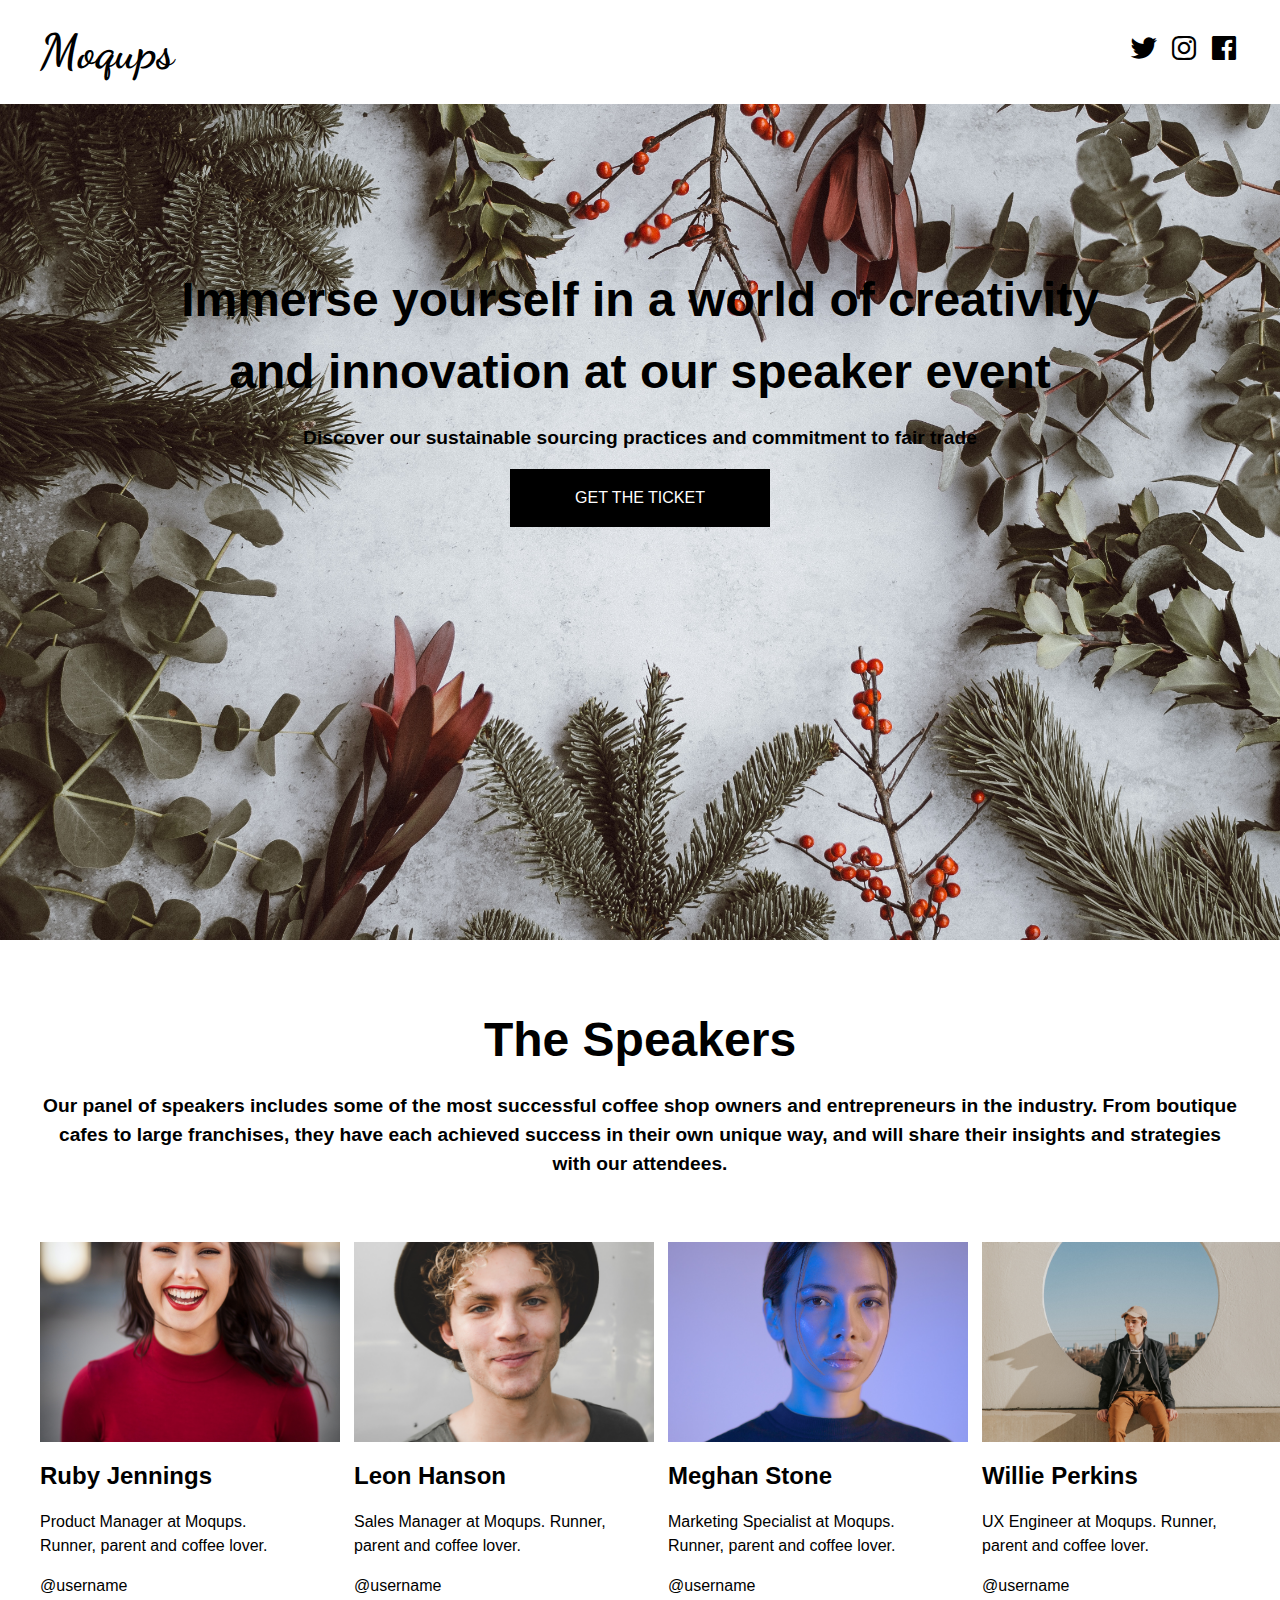
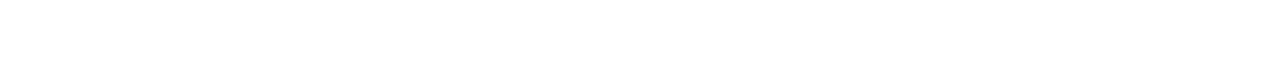
<file: moqups.html>
<!DOCTYPE html>
<html lang="en">
<head>
    <meta charset="UTF-8">
    <meta http-equiv="X-UA-Compatible" content="IE=edge">
    <meta name="viewport" content="width=device-width, initial-scale=1.0">
    <title>CSC 424 - Moqups</title>
    <link rel="stylesheet" href="main.css">
    <link href='https://unpkg.com/boxicons@2.1.4/css/boxicons.min.css' rel='stylesheet'>
    <link rel="shortcut icon" href="./assets/Coffee-logo-design-on-transparent-background-PNG.png" type="image/x-icon">
</head>
<body>
    <header>
        <nav class="navigation-bar">
            <h1>Moqups</h1>
            <div class="nav_socials">
                <i class='bx bxl-twitter'></i>
                <i class='bx bxl-instagram'></i>
                <i class='bx bxl-facebook-square' ></i>
            </div>
        </nav>
    </header>
    <main>
        <section class="hero-section">
            <div class="flow hero" style="--margin-val: 0">
                <h1>Immerse yourself in a world of creativity <br> and innovation at our speaker event</h1>
                <h2>Discover our sustainable sourcing practices and commitment to fair trade</h2>
                <button>GET THE TICKET</button>
            </div>
        </section>
        <section class="speakers-section">
            <div class="container flow speakers">
                <h1>The Speakers</h1>
                <h2>Our panel of speakers includes some of the most successful coffee shop owners and entrepreneurs in the industry. From boutique cafes to large franchises, they have each achieved success in their own unique way, and will share their insights and strategies with our attendees.</h2>
                <div class="speaker_cards auto-grid">
                    <div class="speaker flow">
                        <div class="speaker_img">
                            <img src="./assets/michael-dam-mEZ3PoFGs_k-unsplash.jpg" alt="">
                        </div>
                        <h1>Ruby Jennings</h1>
                        <p>Product Manager at Moqups. Runner, parent and coffee lover.</p>
                        <p>@username</p>
                    </div>
                    <div class="speaker flow">
                        <div class="speaker_img">
                            <img src="./assets/ian-dooley-d1UPkiFd04A-unsplash.jpg" alt="">
                        </div>
                        <h1>Leon Hanson</h1>
                        <p>Sales Manager at Moqups. Runner, parent and coffee lover.</p>
                        <p>@username</p>
                    </div>
                    <div class="speaker flow">
                        <div class="speaker_img">
                            <img src="./assets/aiony-haust-3TLl_97HNJo-unsplash.jpg" alt="">
                        </div>
                        <h1>Meghan Stone</h1>
                        <p>Marketing Specialist at Moqups. Runner, parent and coffee lover.</p>
                        <p>@username</p>
                    </div>
                    <div class="speaker flow">
                        <div class="speaker_img">
                            <img src="./assets/rayul-_M6gy9oHgII-unsplash.jpg" alt="">
                        </div>
                        <h1>Willie Perkins</h1>
                        <p>UX Engineer at Moqups. Runner, parent and coffee lover.</p>
                        <p>@username</p>
                    </div>
                </div>
            </div>
        </section>
    </main>
</body>
</html>
</file>
<file: main.css>
@import url('https://fonts.googleapis.com/css2?family=Dancing+Script&display=swap');

/* Box sizing rules */
*,
*::before,
*::after {
    box-sizing: border-box;
    --max-width: 75rem;
    /* outline: 1px solid yellow; */
}

/* Remove default margin */
body,
h1,
h2,
h3,
h4,
p,
figure,
blockquote,
dl,
dd {
    margin: 0;
}

/* Remove list styles on ul, ol elements with a list role, which suggests default styling will be removed */
ul,
li,
ol {
    list-style: none;
}

/* Set core root defaults */
html:focus-within {
    scroll-behavior: smooth;
}

/* Set core body defaults */
body {
    min-height: 100vh;
    text-rendering: optimizeSpeed;
    line-height: 1.5;
    font-family: 'Poppins', sans-serif;
}

/* A elements that don't have a class get default styles */
a {
    text-decoration: none;
}

/* Make images easier to work with */
img,
picture {
    max-width: 100%;
    display: block;
}

/* Inherit fonts for inputs and buttons */
input,
button,
textarea,
select {
    font: inherit;
}

/* Remove all animations, transitions and smooth scroll for people that prefer not to see them */
@media (prefers-reduced-motion: reduce) {
    html:focus-within {
        scroll-behavior: auto;
    }

    *,
    *::before,
    *::after {
        animation-duration: 0.01ms !important;
        animation-iteration-count: 1 !important;
        transition-duration: 0.01ms !important;
        scroll-behavior: auto !important;
    }
}

/* Container */
.container {
    max-width: var(--max-width);
    margin: auto;
    margin-top: var(--margin-val, 4rem);
}

.flow > *:where(:not(:first-child)) {
    margin-top: var(--flow-space, 1rem);
    /* outline: 1px solid red; */
}

.flex {
    display: flex;
    flex-wrap: wrap;
    gap: var(--flex-gap, 2em);
}

.flex > * {
    flex: 1 1 var(--flex-basis, 13em);
}

.auto-grid {
    display: grid;
    grid-template-columns: repeat(
        auto-fill,
        minmax(var(--auto-grid-min-size, 16rem), 1fr)
    );
    grid-gap: var(--grid-gap, 3.5rem);
}

.sr-only {
    position: absolute;
    width: 1px;
    height: 1px;
    padding: 0;
    margin: -1px;
    overflow: hidden;
    clip: rect(0, 0, 0, 0);
    white-space: nowrap; /* added line */
    border: 0;
}

h1{
    font-size: 3rem;
}

h2{
    font-size: 1.2rem;
}

.navigation-bar{
    font-family: 'Dancing Script', cursive;
    display: flex;
    align-items: center;
    max-width: var(--max-width);
    margin-inline: auto;
    padding-block: 1em;
}

.nav_socials{
    margin-left: auto;
    font-size: 2rem;
}

.hero-section{
    background: url(./assets/chuttersnap-cX2vElQ5aHk-unsplash.jpg);
    background-position: center;
    background-repeat: no-repeat;
    background-size: cover;
    min-height: calc(100vh - 4em);
}

.hero {
    display: flex;
    justify-content: center;
    align-items: center;
    flex-direction: column;
    padding-top: 10em;
    text-align: center;
}

.hero button{
    background-color: black;
    color: white;
    border: 1px solid black;
    padding: 1em 4em;
    cursor: pointer;
}

.speakers{
    text-align: center;
}

.speaker_cards{
    margin-block: 4rem;
    text-align: left;
}

.speaker_cards h1{
    font-size: 1.5rem;
}

.speaker_img{
    width: 300px;
}

.speaker_img img{
    object-fit: cover;
    object-position: center;
    width: 300px;
    height: 200px;
}
</file>
